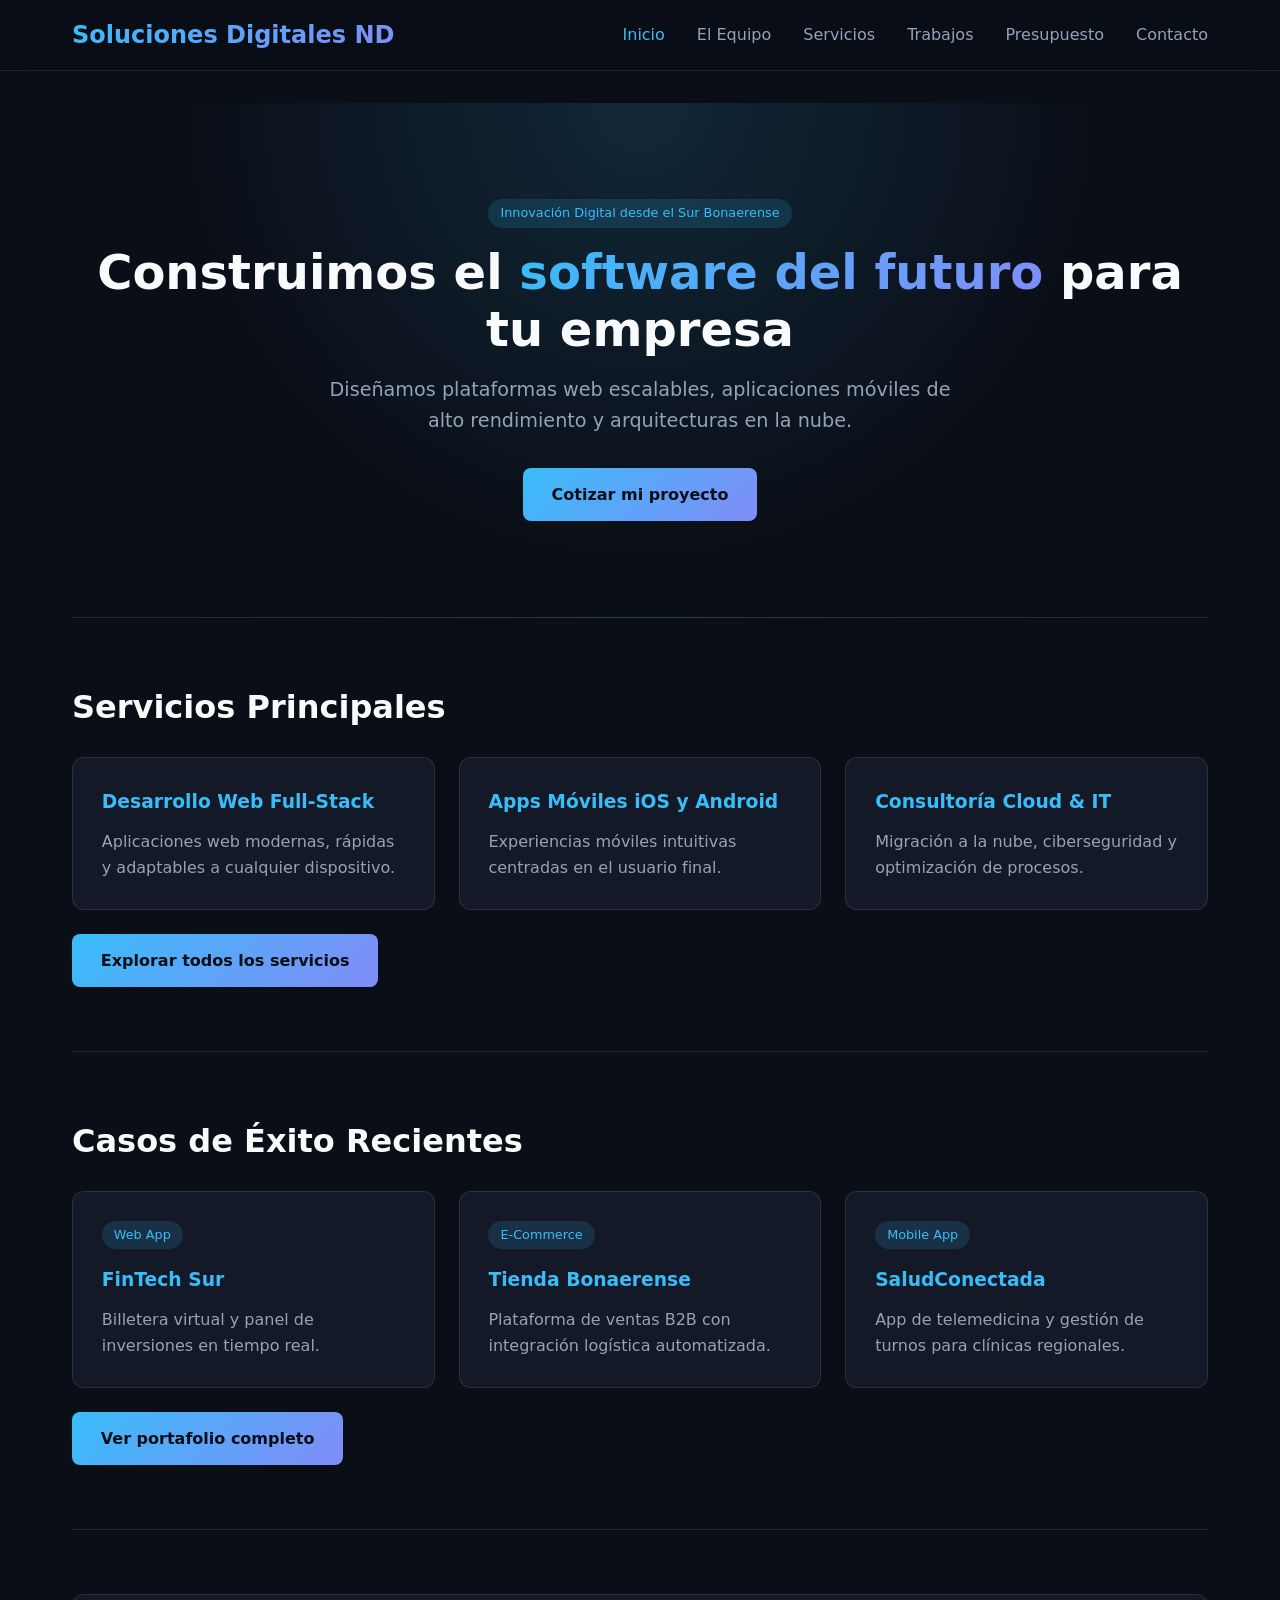
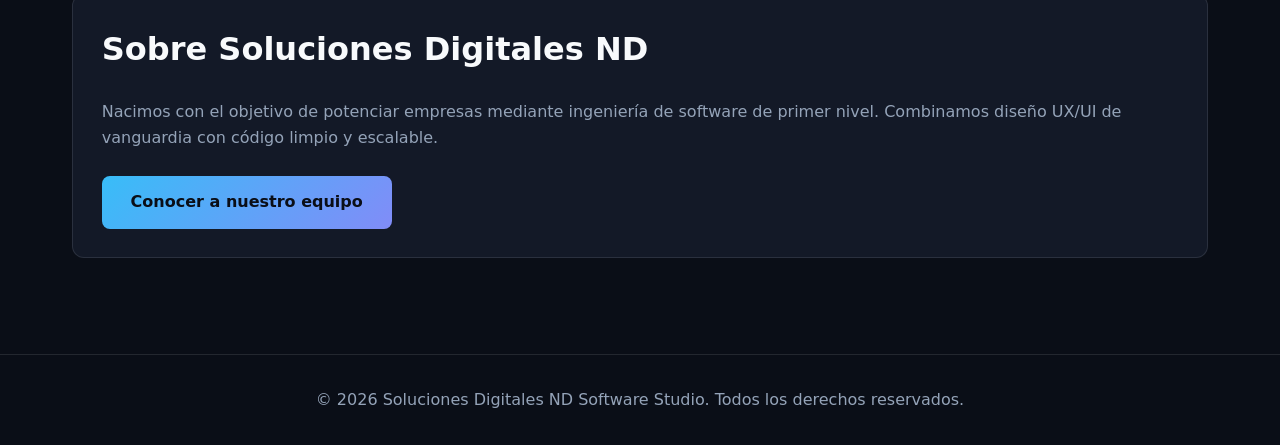
<file: js/Trabajo-Integrador/index.html>
<!DOCTYPE html>
<html lang="es">
<head>
  <meta charset="UTF-8">
  <meta name="viewport" content="width=device-width, initial-scale=1.0">
  <title>Soluciones Digitales ND | Ingeniería de Software & Agencia Digital</title>
  <link rel="stylesheet" href="styles.css">
</head>
<body>
  <header>
    <nav class="navbar">
      <a href="index.html" class="logo">Soluciones Digitales ND </a>
      <button id="menu-btn" class="menu-toggle" aria-label="Abrir menú">☰</button>
      <ul id="nav-links" class="nav-links">
        <li><a href="index.html" class="active">Inicio</a></li>
        <li><a href="equipo.html">El Equipo</a></li>
        <li><a href="servicios.html">Servicios</a></li>
        <li><a href="trabajos.html">Trabajos</a></li>
        <li><a href="presupuesto.html">Presupuesto</a></li>
        <li><a href="contacto.html">Contacto</a></li>
      </ul>
    </nav>
  </header>

  <main>
    <section class="hero">
      <span class="badge">Innovación Digital desde el Sur Bonaerense</span>
      <h1>Construimos el <span class="gradient-text">software del futuro</span> para tu empresa</h1>
      <p>Diseñamos plataformas web escalables, aplicaciones móviles de alto rendimiento y arquitecturas en la nube.</p>
      <a href="presupuesto.html" class="btn">Cotizar mi proyecto</a>
    </section>

    <section>
      <h2>Servicios Principales</h2>
      <div class="grid-3">
        <article class="card">
          <h3>Desarrollo Web Full-Stack</h3>
          <p>Aplicaciones web modernas, rápidas y adaptables a cualquier dispositivo.</p>
        </article>
        <article class="card">
          <h3>Apps Móviles iOS y Android</h3>
          <p>Experiencias móviles intuitivas centradas en el usuario final.</p>
        </article>
        <article class="card">
          <h3>Consultoría Cloud & IT</h3>
          <p>Migración a la nube, ciberseguridad y optimización de procesos.</p>
        </article>
      </div>
      <a href="servicios.html" class="btn">Explorar todos los servicios</a>
    </section>

    <section>
      <h2>Casos de Éxito Recientes</h2>
      <div class="grid-3">
        <article class="card">
          <span class="badge">Web App</span>
          <h3>FinTech Sur</h3>
          <p>Billetera virtual y panel de inversiones en tiempo real.</p>
        </article>
        <article class="card">
          <span class="badge">E-Commerce</span>
          <h3>Tienda Bonaerense</h3>
          <p>Plataforma de ventas B2B con integración logística automatizada.</p>
        </article>
        <article class="card">
          <span class="badge">Mobile App</span>
          <h3>SaludConectada</h3>
          <p>App de telemedicina y gestión de turnos para clínicas regionales.</p>
        </article>
      </div>
      <a href="trabajos.html" class="btn">Ver portafolio completo</a>
    </section>

    <section>
      <div class="card">
        <h2>Sobre Soluciones Digitales ND </h2>
        <p>Nacimos con el objetivo de potenciar empresas mediante ingeniería de software de primer nivel. Combinamos diseño UX/UI de vanguardia con código limpio y escalable.</p>
        <br>
        <a href="equipo.html" class="btn">Conocer a nuestro equipo</a>
      </div>
    </section>
  </main>

  <footer>
    <p>&copy; 2026 Soluciones Digitales ND Software Studio. Todos los derechos reservados.</p>
  </footer>
  <script src="main.js"></script>
</body>
</html>
</file>
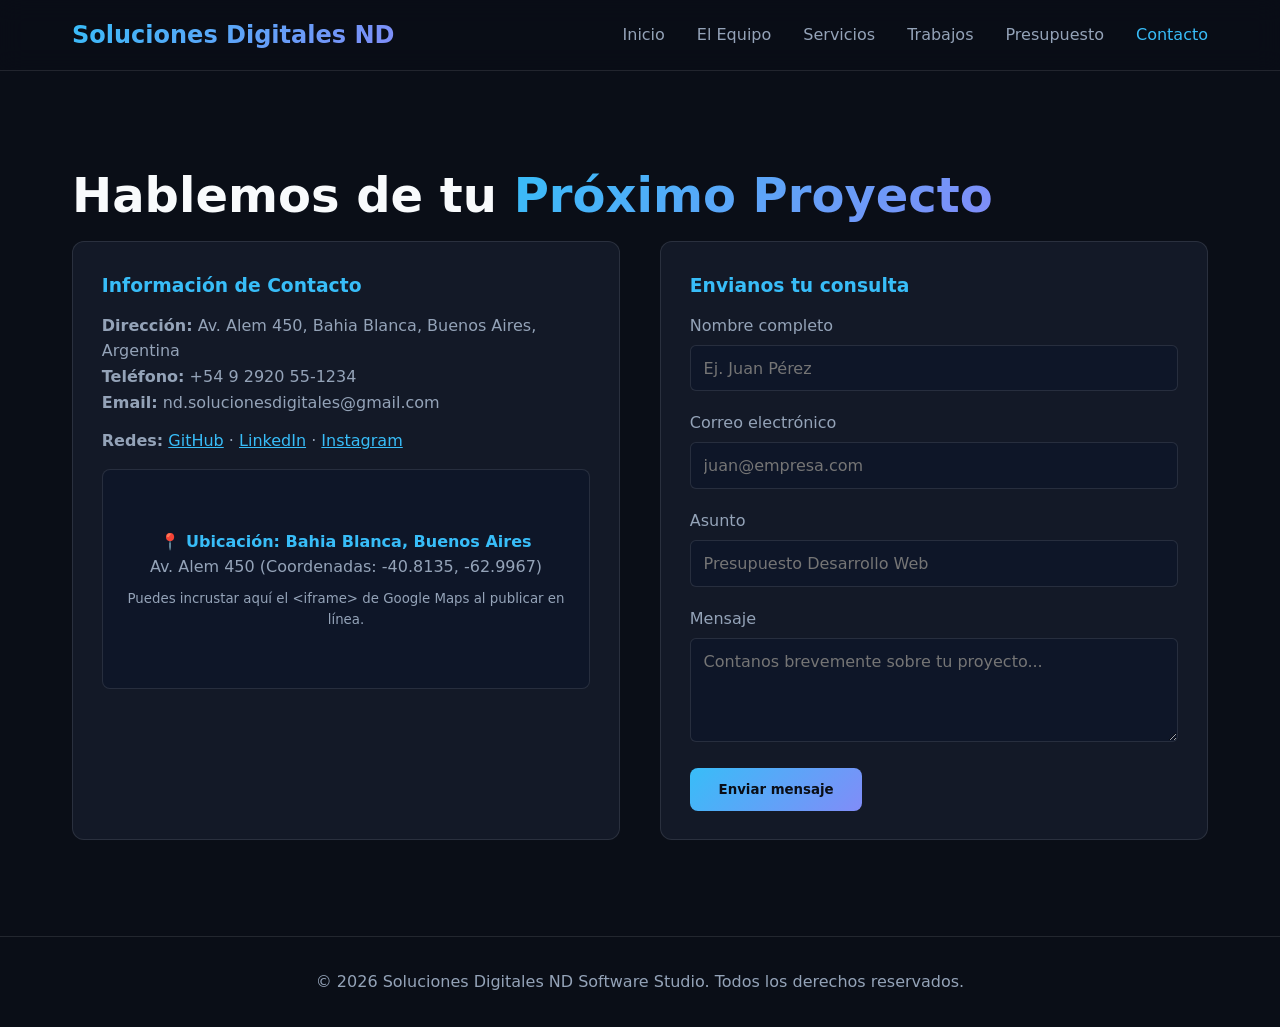
<file: js/Trabajo-Integrador/contacto.html>
<!DOCTYPE html>
<html lang="es">
<head>
  <meta charset="UTF-8">
  <meta name="viewport" content="width=device-width, initial-scale=1.0">
  <title>Contacto | Soluciones Digitales ND </title>
  <link rel="stylesheet" href="styles.css">
</head>
<body>
  <header>
    <nav class="navbar">
      <a href="index.html" class="logo">Soluciones Digitales ND </a>
      <button id="menu-btn" class="menu-toggle" aria-label="Abrir menú">☰</button>
      <ul id="nav-links" class="nav-links">
        <li><a href="index.html">Inicio</a></li>
        <li><a href="equipo.html">El Equipo</a></li>
        <li><a href="servicios.html">Servicios</a></li>
        <li><a href="trabajos.html">Trabajos</a></li>
        <li><a href="presupuesto.html">Presupuesto</a></li>
        <li><a href="contacto.html" class="active">Contacto</a></li>
      </ul>
    </nav>
  </header>

  <main>
    <section>
      <h1>Hablemos de tu <span class="gradient-text">Próximo Proyecto</span></h1>
      <div class="contacto-layout">
        <div class="card">
          <h3>Información de Contacto</h3>
          <p><strong>Dirección:</strong> Av. Alem 450, Bahia Blanca, Buenos Aires, Argentina</p>
          <p><strong>Teléfono:</strong> +54 9 2920 55-1234</p>
          <p><strong>Email:</strong> nd.solucionesdigitales@gmail.com</p>
          <p style="margin-top:0.8rem;">
            <strong>Redes:</strong> 
            <a href="#github" style="color:#38bdf8;">GitHub</a> · 
            <a href="#linkedin" style="color:#38bdf8;">LinkedIn</a> · 
            <a href="#instagram" style="color:#38bdf8;">Instagram</a>
          </p>
          <div class="mapa-placeholder">
            <strong style="color:#38bdf8;">📍 Ubicación: Bahia Blanca, Buenos Aires</strong>
            <span>Av. Alem 450 (Coordenadas: -40.8135, -62.9967)</span>
            <small style="margin-top:0.5rem;">Puedes incrustar aquí el &lt;iframe&gt; de Google Maps al publicar en línea.</small>
          </div>
        </div>

        <div class="card">
          <h3>Envianos tu consulta</h3>
          <form id="contact-form">
            <div class="form-group">
              <label for="nombre">Nombre completo</label>
              <input type="text" id="nombre" name="nombre" required placeholder="Ej. Juan Pérez">
            </div>
            <div class="form-group">
              <label for="email">Correo electrónico</label>
              <input type="email" id="email" name="email" required placeholder="juan@empresa.com">
            </div>
            <div class="form-group">
              <label for="asunto">Asunto</label>
              <input type="text" id="asunto" name="asunto" required placeholder="Presupuesto Desarrollo Web">
            </div>
            <div class="form-group">
              <label for="mensaje">Mensaje</label>
              <textarea id="mensaje" name="mensaje" rows="4" required placeholder="Contanos brevemente sobre tu proyecto..."></textarea>
            </div>
            <button type="submit" class="btn">Enviar mensaje</button>
            <p id="form-feedback" aria-live="polite"></p>
          </form>
        </div>
      </div>
    </section>
  </main>

  <footer>
    <p>&copy; 2026 Soluciones Digitales ND Software Studio. Todos los derechos reservados.</p>
  </footer>
  <script src="main.js"></script>
</body>
</html>
</file>
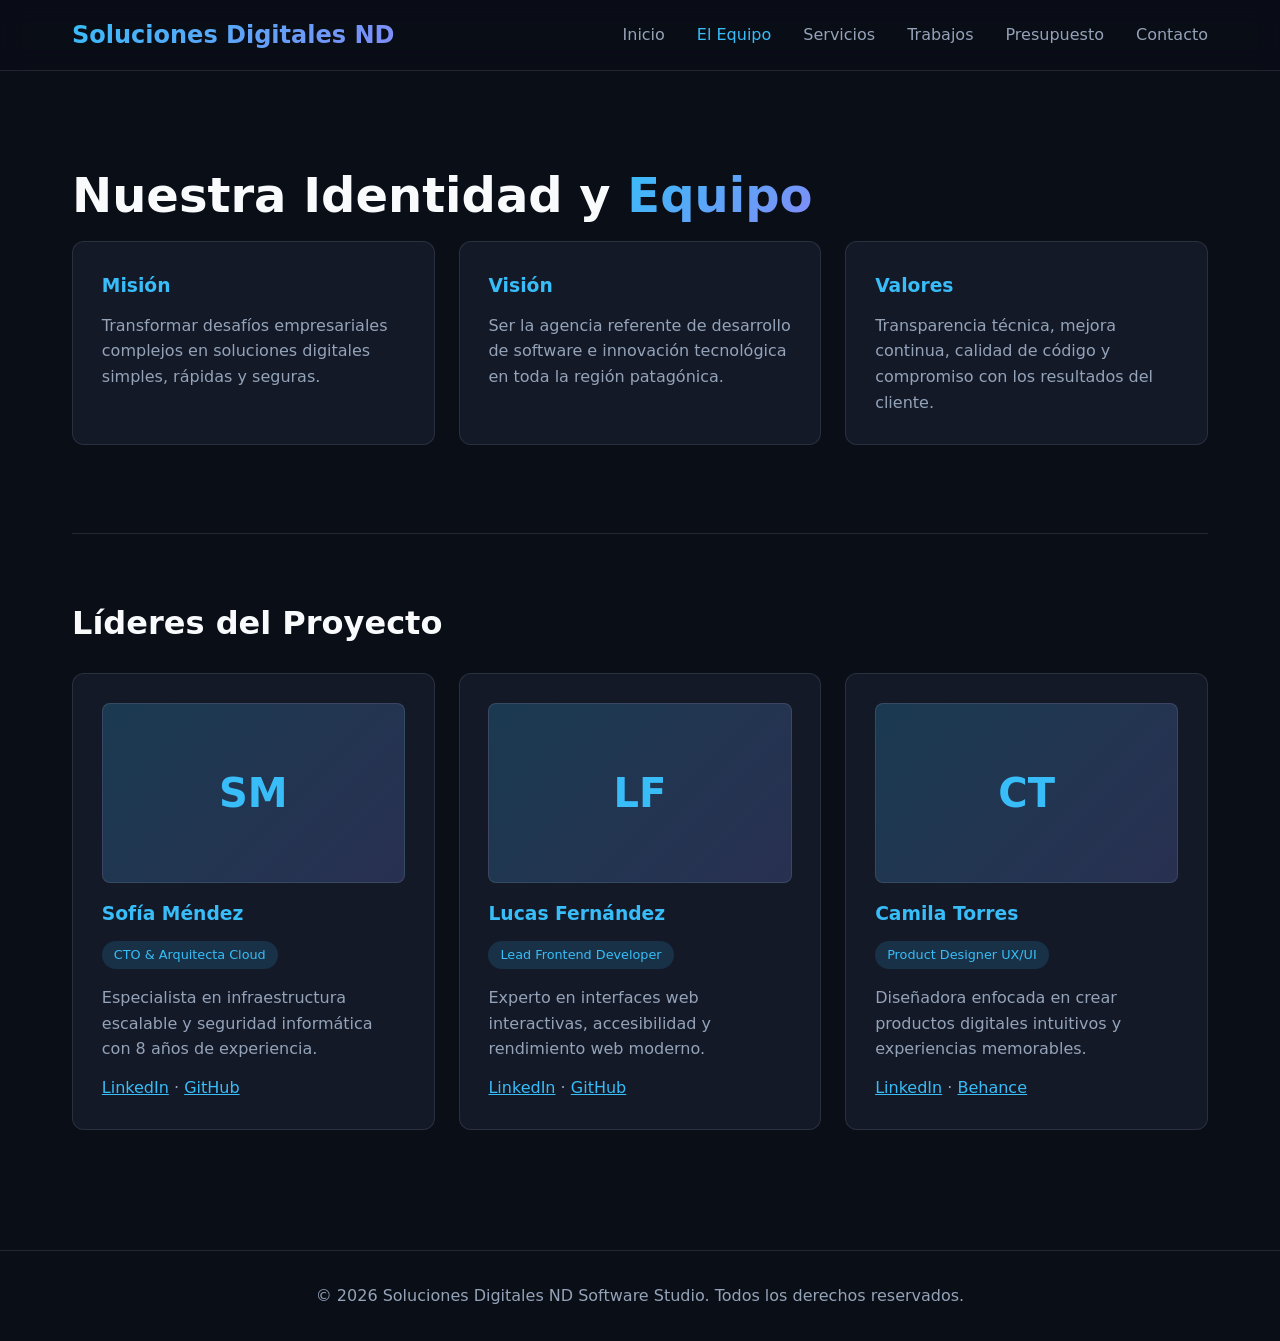
<file: js/Trabajo-Integrador/equipo.html>
<!DOCTYPE html>
<html lang="es">
<head>
  <meta charset="UTF-8">
  <meta name="viewport" content="width=device-width, initial-scale=1.0">
  <title>El Equipo | Soluciones Digitales ND </title>
  <link rel="stylesheet" href="styles.css">
</head>
<body>
  <header>
    <nav class="navbar">
      <a href="index.html" class="logo">Soluciones Digitales ND </a>
      <button id="menu-btn" class="menu-toggle" aria-label="Abrir menú">☰</button>
      <ul id="nav-links" class="nav-links">
        <li><a href="index.html">Inicio</a></li>
        <li><a href="equipo.html" class="active">El Equipo</a></li>
        <li><a href="servicios.html">Servicios</a></li>
        <li><a href="trabajos.html">Trabajos</a></li>
        <li><a href="presupuesto.html">Presupuesto</a></li>
        <li><a href="contacto.html">Contacto</a></li>
      </ul>
    </nav>
  </header>

  <main>
    <section>
      <h1>Nuestra Identidad y <span class="gradient-text">Equipo</span></h1>
      <div class="grid-3">
        <article class="card">
          <h3>Misión</h3>
          <p>Transformar desafíos empresariales complejos en soluciones digitales simples, rápidas y seguras.</p>
        </article>
        <article class="card">
          <h3>Visión</h3>
          <p>Ser la agencia referente de desarrollo de software e innovación tecnológica en toda la región patagónica.</p>
        </article>
        <article class="card">
          <h3>Valores</h3>
          <p>Transparencia técnica, mejora continua, calidad de código y compromiso con los resultados del cliente.</p>
        </article>
      </div>
    </section>

    <section>
      <h2>Líderes del Proyecto</h2>
      <div class="grid-3">
        <article class="card">
          <div class="avatar-placeholder">SM</div>
          <h3>Sofía Méndez</h3>
          <span class="badge">CTO & Arquitecta Cloud</span>
          <p>Especialista en infraestructura escalable y seguridad informática con 8 años de experiencia.</p>
          <p style="margin-top:0.8rem;"><a href="#linkedin" style="color:#38bdf8;">LinkedIn</a> · <a href="#github" style="color:#38bdf8;">GitHub</a></p>
        </article>

        <article class="card">
          <div class="avatar-placeholder">LF</div>
          <h3>Lucas Fernández</h3>
          <span class="badge">Lead Frontend Developer</span>
          <p>Experto en interfaces web interactivas, accesibilidad y rendimiento web moderno.</p>
          <p style="margin-top:0.8rem;"><a href="#linkedin" style="color:#38bdf8;">LinkedIn</a> · <a href="#github" style="color:#38bdf8;">GitHub</a></p>
        </article>

        <article class="card">
          <div class="avatar-placeholder">CT</div>
          <h3>Camila Torres</h3>
          <span class="badge">Product Designer UX/UI</span>
          <p>Diseñadora enfocada en crear productos digitales intuitivos y experiencias memorables.</p>
          <p style="margin-top:0.8rem;"><a href="#linkedin" style="color:#38bdf8;">LinkedIn</a> · <a href="#behance" style="color:#38bdf8;">Behance</a></p>
        </article>
      </div>
    </section>
  </main>

  <footer>
    <p>&copy; 2026 Soluciones Digitales ND Software Studio. Todos los derechos reservados.</p>
  </footer>
  <script src="main.js"></script>
</body>
</html>
</file>
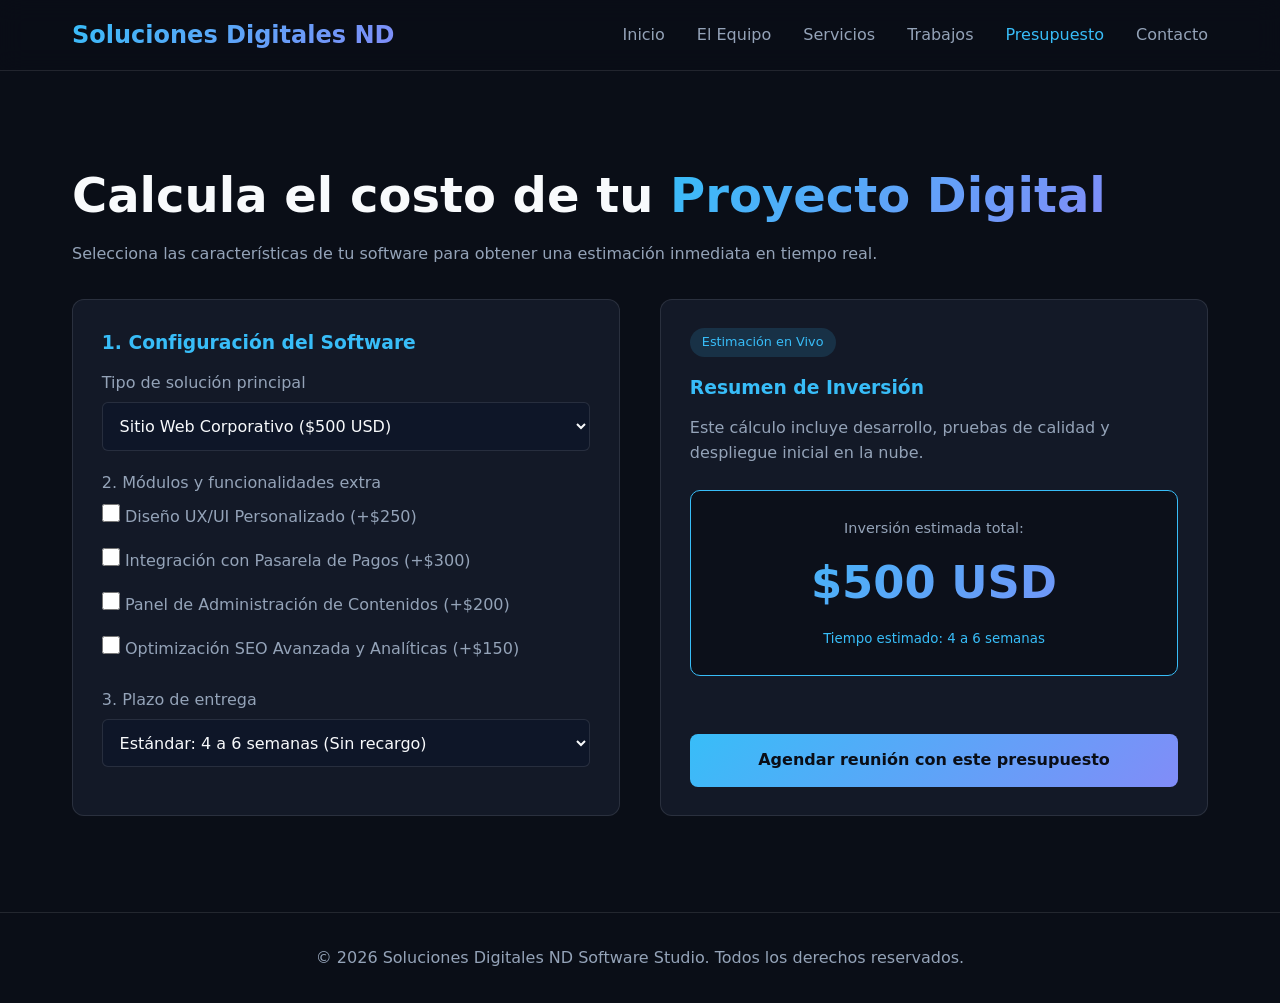
<file: js/Trabajo-Integrador/presupuesto.html>
<!DOCTYPE html>
<html lang="es">
<head>
  <meta charset="UTF-8">
  <meta name="viewport" content="width=device-width, initial-scale=1.0">
  <title>Cotizador Online | Soluciones Digitales ND </title>
  <link rel="stylesheet" href="styles.css">
</head>
<body>
  <header>
    <nav class="navbar">
      <a href="index.html" class="logo">Soluciones Digitales ND </a>
      <button id="menu-btn" class="menu-toggle" aria-label="Abrir menú">☰</button>
      <ul id="nav-links" class="nav-links">
        <li><a href="index.html">Inicio</a></li>
        <li><a href="equipo.html">El Equipo</a></li>
        <li><a href="servicios.html">Servicios</a></li>
        <li><a href="trabajos.html">Trabajos</a></li>
        <li><a href="presupuesto.html" class="active">Presupuesto</a></li>
        <li><a href="contacto.html">Contacto</a></li>
      </ul>
    </nav>
  </header>

  <main>
    <section>
      <h1>Calcula el costo de tu <span class="gradient-text">Proyecto Digital</span></h1>
      <p style="color:#94a3b8; margin-bottom:2rem;">Selecciona las características de tu software para obtener una estimación inmediata en tiempo real.</p>

      <div class="contacto-layout">
        <div class="card">
          <h3>1. Configuración del Software</h3>
          
          <div class="form-group">
            <label for="tipo-proyecto">Tipo de solución principal</label>
            <select id="tipo-proyecto" class="select-dark">
              <option value="500">Sitio Web Corporativo ($500 USD)</option>
              <option value="1200">Tienda E-Commerce Completa ($1.200 USD)</option>
              <option value="2000">Aplicación Móvil Android / iOS ($2.000 USD)</option>
              <option value="1600">Sistema Web / Dashboard a Medida ($1.600 USD)</option>
            </select>
          </div>

          <div class="form-group">
            <label>2. Módulos y funcionalidades extra</label>
            <div class="checkbox-list">
              <label class="check-item">
                <input type="checkbox" class="extra-check" value="250"> Diseño UX/UI Personalizado (+$250)
              </label>
              <label class="check-item">
                <input type="checkbox" class="extra-check" value="300"> Integración con Pasarela de Pagos (+$300)
              </label>
              <label class="check-item">
                <input type="checkbox" class="extra-check" value="200"> Panel de Administración de Contenidos (+$200)
              </label>
              <label class="check-item">
                <input type="checkbox" class="extra-check" value="150"> Optimización SEO Avanzada y Analíticas (+$150)
              </label>
            </div>
          </div>

          <div class="form-group">
            <label for="urgencia">3. Plazo de entrega</label>
            <select id="urgencia" class="select-dark">
              <option value="1">Estándar: 4 a 6 semanas (Sin recargo)</option>
              <option value="1.25">Prioritario: 2 a 3 semanas (+25%)</option>
            </select>
          </div>
        </div>

        <div class="card" style="display:flex; flex-direction:column; justify-content:space-between;">
          <div>
            <span class="badge">Estimación en Vivo</span>
            <h3>Resumen de Inversión</h3>
            <p style="margin-bottom:1.5rem;">Este cálculo incluye desarrollo, pruebas de calidad y despliegue inicial en la nube.</p>
            
            <div class="precio-box">
              <span style="color:#94a3b8; font-size:0.9rem;">Inversión estimada total:</span>
              <div id="precio-total" class="precio-numero">$500 USD</div>
              <small id="detalle-plazo" style="color:#38bdf8;">Tiempo estimado: 4 a 6 semanas</small>
            </div>
          </div>

          <div style="margin-top:2rem;">
            <a href="contacto.html" class="btn" style="width:100%; text-align:center;">Agendar reunión con este presupuesto</a>
          </div>
        </div>
      </div>
    </section>
  </main>

  <footer>
    <p>&copy; 2026 Soluciones Digitales ND Software Studio. Todos los derechos reservados.</p>
  </footer>
  <script src="main.js"></script>
</body>
</html>
</file>
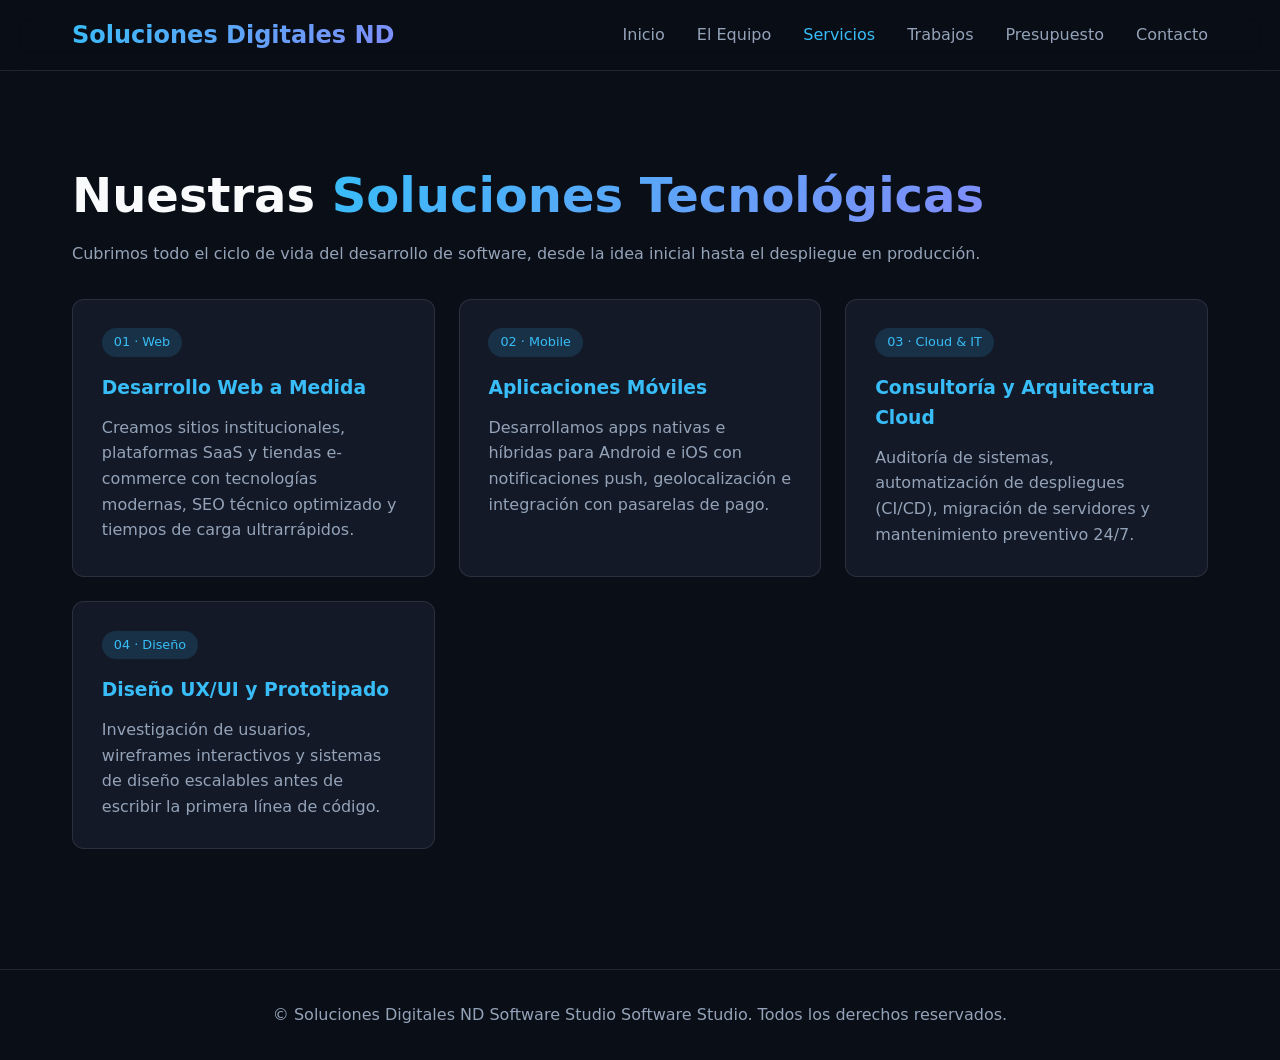
<file: js/Trabajo-Integrador/servicios.html>
<!DOCTYPE html>
<html lang="es">
<head>
  <meta charset="UTF-8">
  <meta name="viewport" content="width=device-width, initial-scale=1.0">
  <title>Servicios | Soluciones Digitales ND </title>
  <link rel="stylesheet" href="styles.css">
</head>
<body>
  <header>
    <nav class="navbar">
      <a href="index.html" class="logo">Soluciones Digitales ND </a>
      <button id="menu-btn" class="menu-toggle" aria-label="Abrir menú">☰</button>
      <ul id="nav-links" class="nav-links">
        <li><a href="index.html">Inicio</a></li>
        <li><a href="equipo.html">El Equipo</a></li>
        <li><a href="servicios.html" class="active">Servicios</a></li>
        <li><a href="trabajos.html">Trabajos</a></li>
        <li><a href="presupuesto.html">Presupuesto</a></li>
        <li><a href="contacto.html">Contacto</a></li>
      </ul>
    </nav>
  </header>

  <main>
    <section>
      <h1>Nuestras <span class="gradient-text">Soluciones Tecnológicas</span></h1>
      <p style="color:#94a3b8; margin-bottom:2rem;">Cubrimos todo el ciclo de vida del desarrollo de software, desde la idea inicial hasta el despliegue en producción.</p>

      <div class="grid-3">
        <article class="card">
          <span class="badge">01 · Web</span>
          <h3>Desarrollo Web a Medida</h3>
          <p>Creamos sitios institucionales, plataformas SaaS y tiendas e-commerce con tecnologías modernas, SEO técnico optimizado y tiempos de carga ultrarrápidos.</p>
        </article>

        <article class="card">
          <span class="badge">02 · Mobile</span>
          <h3>Aplicaciones Móviles</h3>
          <p>Desarrollamos apps nativas e híbridas para Android e iOS con notificaciones push, geolocalización e integración con pasarelas de pago.</p>
        </article>

        <article class="card">
          <span class="badge">03 · Cloud & IT</span>
          <h3>Consultoría y Arquitectura Cloud</h3>
          <p>Auditoría de sistemas, automatización de despliegues (CI/CD), migración de servidores y mantenimiento preventivo 24/7.</p>
        </article>

        <article class="card">
          <span class="badge">04 · Diseño</span>
          <h3>Diseño UX/UI y Prototipado</h3>
          <p>Investigación de usuarios, wireframes interactivos y sistemas de diseño escalables antes de escribir la primera línea de código.</p>
        </article>
      </div>
    </section>
  </main>

  <footer>
    <p>&copy; Soluciones Digitales ND Software Studio Software Studio. Todos los derechos reservados.</p>
  </footer>
  <script src="main.js"></script>
</body>
</html>
</file>
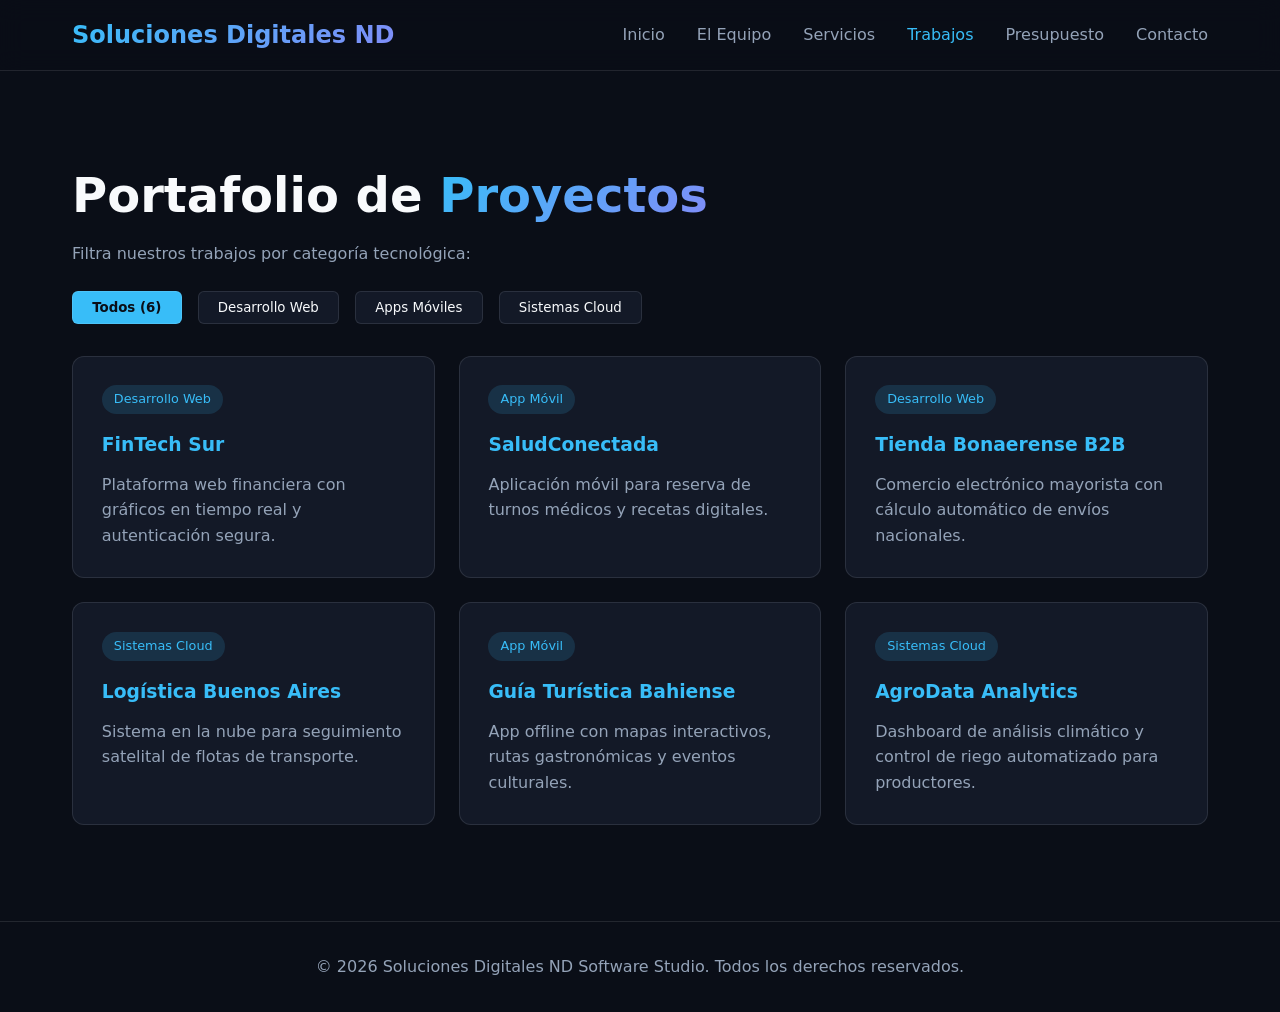
<file: js/Trabajo-Integrador/trabajos.html>
<!DOCTYPE html>
<html lang="es">
<head>
  <meta charset="UTF-8">
  <meta name="viewport" content="width=device-width, initial-scale=1.0">
  <title>Trabajos y Clientes | Soluciones Digitales ND </title>
  <link rel="stylesheet" href="styles.css">
</head>
<body>
  <header>
    <nav class="navbar">
      <a href="index.html" class="logo">Soluciones Digitales ND </a>
      <button id="menu-btn" class="menu-toggle" aria-label="Abrir menú">☰</button>
      <ul id="nav-links" class="nav-links">
        <li><a href="index.html">Inicio</a></li>
        <li><a href="equipo.html">El Equipo</a></li>
        <li><a href="servicios.html">Servicios</a></li>
        <li><a href="trabajos.html" class="active">Trabajos</a></li>
        <li><a href="presupuesto.html">Presupuesto</a></li>
        <li><a href="contacto.html">Contacto</a></li>
      </ul>
    </nav>
  </header>

  <main>
    <section>
      <h1>Portafolio de <span class="gradient-text">Proyectos</span></h1>
      <p style="color:#94a3b8; margin-bottom:1.5rem;">Filtra nuestros trabajos por categoría tecnológica:</p>

      <div class="filtros">
        <button class="filtro-btn active" data-filter="todos">Todos (6)</button>
        <button class="filtro-btn" data-filter="web">Desarrollo Web</button>
        <button class="filtro-btn" data-filter="mobile">Apps Móviles</button>
        <button class="filtro-btn" data-filter="cloud">Sistemas Cloud</button>
      </div>

      <div class="grid-proyectos">
        <article class="card proyecto-card" data-category="web">
          <span class="badge">Desarrollo Web</span>
          <h3>FinTech Sur</h3>
          <p>Plataforma web financiera con gráficos en tiempo real y autenticación segura.</p>
        </article>

        <article class="card proyecto-card" data-category="mobile">
          <span class="badge">App Móvil</span>
          <h3>SaludConectada</h3>
          <p>Aplicación móvil para reserva de turnos médicos y recetas digitales.</p>
        </article>

        <article class="card proyecto-card" data-category="web">
          <span class="badge">Desarrollo Web</span>
          <h3>Tienda Bonaerense B2B</h3>
          <p>Comercio electrónico mayorista con cálculo automático de envíos nacionales.</p>
        </article>

        <article class="card proyecto-card" data-category="cloud">
          <span class="badge">Sistemas Cloud</span>
          <h3>Logística Buenos Aires</h3>
          <p>Sistema en la nube para seguimiento satelital de flotas de transporte.</p>
        </article>

        <article class="card proyecto-card" data-category="mobile">
          <span class="badge">App Móvil</span>
          <h3>Guía Turística Bahiense</h3>
          <p>App offline con mapas interactivos, rutas gastronómicas y eventos culturales.</p>
        </article>

        <article class="card proyecto-card" data-category="cloud">
          <span class="badge">Sistemas Cloud</span>
          <h3>AgroData Analytics</h3>
          <p>Dashboard de análisis climático y control de riego automatizado para productores.</p>
        </article>
      </div>
    </section>
  </main>

  <footer>
    <p>&copy; 2026 Soluciones Digitales ND Software Studio. Todos los derechos reservados.</p>
  </footer>
  <script src="main.js"></script>
</body>
</html>
</file>
<file: js/Trabajo-Integrador/styles.css>
/* Variables de diseño Dark Tech */
:root {
  --bg-dark: #0a0e17;
  --bg-card: rgba(23, 31, 48, 0.7);
  --border-glass: rgba(255, 255, 255, 0.1);
  --primary: #38bdf8;
  --accent: #818cf8;
  --text-main: #f8fafc;
  --text-muted: #94a3b8;
  --gradient: linear-gradient(135deg, #38bdf8 0%, #818cf8 100%);
}

* {
  margin: 0;
  padding: 0;
  box-sizing: border-box;
  font-family: 'Segoe UI', system-ui, -apple-system, sans-serif;
}

body {
  background-color: var(--bg-dark);
  color: var(--text-main);
  line-height: 1.6;
}

/* Navegación común (Flexbox) */
header {
  position: sticky;
  top: 0;
  z-index: 100;
  background: rgba(10, 14, 23, 0.85);
  backdrop-filter: blur(12px);
  border-bottom: 1px solid var(--border-glass);
}

.navbar {
  max-width: 1200px;
  margin: 0 auto;
  padding: 1rem 2rem;
  display: flex;
  justify-content: space-between;
  align-items: center;
}

.logo {
  font-size: 1.5rem;
  font-weight: 800;
  background: var(--gradient);
  -webkit-background-clip: text;
  -webkit-text-fill-color: transparent;
  text-decoration: none;
}

.nav-links {
  list-style: none;
  display: flex;
  gap: 2rem;
}

.nav-links a {
  color: var(--text-muted);
  text-decoration: none;
  font-weight: 500;
  transition: color 0.3s;
}

.nav-links a:hover, .nav-links a.active {
  color: var(--primary);
}

.menu-toggle {
  display: none;
  background: none;
  border: none;
  color: var(--text-main);
  font-size: 1.5rem;
  cursor: pointer;
}

/* Contenedores y Secciones */
main {
  max-width: 1200px;
  margin: 0 auto;
  padding: 2rem;
}

section {
  padding: 4rem 0;
  border-bottom: 1px solid var(--border-glass);
}

section:last-child {
  border-bottom: none;
}

h1 {
  font-size: 3rem;
  line-height: 1.2;
  margin-bottom: 1rem;
}

h2 {
  font-size: 2rem;
  margin-bottom: 1.5rem;
}

.gradient-text {
  background: var(--gradient);
  -webkit-background-clip: text;
  -webkit-text-fill-color: transparent;
}

/* Hero Section */
.hero {
  text-align: center;
  padding: 6rem 1rem;
  background: radial-gradient(circle at top, rgba(56, 189, 248, 0.15), transparent 60%);
}

.hero p {
  color: var(--text-muted);
  max-width: 650px;
  margin: 0 auto 2rem;
  font-size: 1.2rem;
}

.btn {
  display: inline-block;
  padding: 0.85rem 1.8rem;
  background: var(--gradient);
  color: #0a0e17;
  font-weight: 700;
  text-decoration: none;
  border-radius: 8px;
  border: none;
  cursor: pointer;
  transition: transform 0.2s, box-shadow 0.2s;
}

.btn:hover {
  transform: translateY(-2px);
  box-shadow: 0 8px 25px rgba(56, 189, 248, 0.4);
}

/* Grillas CSS Grid */
.grid-3 {
  display: grid;
  grid-template-columns: repeat(auto-fit, minmax(280px, 1fr));
  gap: 1.5rem;
  margin-bottom: 1.5rem;
}

.grid-proyectos {
  display: grid;
  grid-template-columns: repeat(auto-fit, minmax(300px, 1fr));
  gap: 1.5rem;
}

/* Tarjetas Glassmorphism */
.card {
  background: var(--bg-card);
  border: 1px solid var(--border-glass);
  border-radius: 12px;
  padding: 1.8rem;
  transition: transform 0.3s, border-color 0.3s;
}

.card:hover {
  transform: translateY(-5px);
  border-color: var(--primary);
}

.card h3 {
  color: var(--primary);
  margin-bottom: 0.75rem;
}

.card p {
  color: var(--text-muted);
}

.avatar-placeholder {
  width: 100%;
  height: 180px;
  border-radius: 8px;
  margin-bottom: 1rem;
  background: linear-gradient(135deg, rgba(56, 189, 248, 0.2), rgba(129, 140, 248, 0.2));
  border: 1px solid var(--border-glass);
  display: flex;
  align-items: center;
  justify-content: center;
  font-size: 2.5rem;
  font-weight: 800;
  color: var(--primary);
}

/* Etiquetas / Badges */
.badge {
  display: inline-block;
  padding: 0.25rem 0.75rem;
  font-size: 0.8rem;
  background: rgba(56, 189, 248, 0.15);
  color: var(--primary);
  border-radius: 20px;
  margin-bottom: 1rem;
}

/* Filtros en Trabajos */
.filtros {
  display: flex;
  gap: 1rem;
  margin-bottom: 2rem;
  flex-wrap: wrap;
}

.filtro-btn {
  background: var(--bg-card);
  color: var(--text-main);
  border: 1px solid var(--border-glass);
  padding: 0.5rem 1.2rem;
  border-radius: 6px;
  cursor: pointer;
}

.filtro-btn.active, .filtro-btn:hover {
  background: var(--primary);
  color: var(--bg-dark);
  font-weight: bold;
}

/* Contacto y Formulario */
.contacto-layout {
  display: grid;
  grid-template-columns: 1fr 1fr;
  gap: 2.5rem;
}

.form-group {
  margin-bottom: 1.2rem;
}

.form-group label {
  display: block;
  margin-bottom: 0.4rem;
  color: var(--text-muted);
}

.form-group input, .form-group textarea, .select-dark {
  width: 100%;
  padding: 0.8rem;
  background: rgba(15, 23, 42, 0.9);
  border: 1px solid var(--border-glass);
  border-radius: 6px;
  color: var(--text-main);
  font-size: 1rem;
}

.form-group input:focus, .form-group textarea:focus, .select-dark:focus {
  outline: none;
  border-color: var(--primary);
}

.mapa-placeholder {
  width: 100%;
  height: 220px;
  border: 1px solid var(--border-glass);
  border-radius: 8px;
  margin-top: 1rem;
  background: rgba(15, 23, 42, 0.9);
  display: flex;
  flex-direction: column;
  align-items: center;
  justify-content: center;
  color: var(--text-muted);
  text-align: center;
  padding: 1rem;
}

/* Calculadora de Presupuestos */
.checkbox-list {
  display: flex;
  flex-direction: column;
  gap: 0.75rem;
  margin-top: 0.5rem;
}

.check-item {
  display: flex;
  align-items: center;
  gap: 0.6rem;
  color: var(--text-main);
  cursor: pointer;
}

.check-item input[type="checkbox"] {
  width: 18px;
  height: 18px;
  accent-color: var(--primary);
}

.precio-box {
  background: rgba(10, 14, 23, 0.8);
  border: 1px solid var(--primary);
  border-radius: 10px;
  padding: 1.5rem;
  text-align: center;
}

.precio-numero {
  font-size: 2.8rem;
  font-weight: 800;
  background: var(--gradient);
  -webkit-background-clip: text;
  -webkit-text-fill-color: transparent;
  margin: 0.4rem 0;
}

/* Footer */
footer {
  text-align: center;
  padding: 2rem;
  color: var(--text-muted);
  border-top: 1px solid var(--border-glass);
}

/* Responsive Móvil */
@media (max-width: 768px) {
  .menu-toggle { display: block; }
  .nav-links {
    display: none;
    flex-direction: column;
    position: absolute;
    top: 100%;
    left: 0;
    width: 100%;
    background: var(--bg-dark);
    padding: 1.5rem;
    border-bottom: 1px solid var(--border-glass);
  }
  .nav-links.open { display: flex; }
  .contacto-layout { grid-template-columns: 1fr; }
  h1 { font-size: 2.2rem; }
}
</file>
